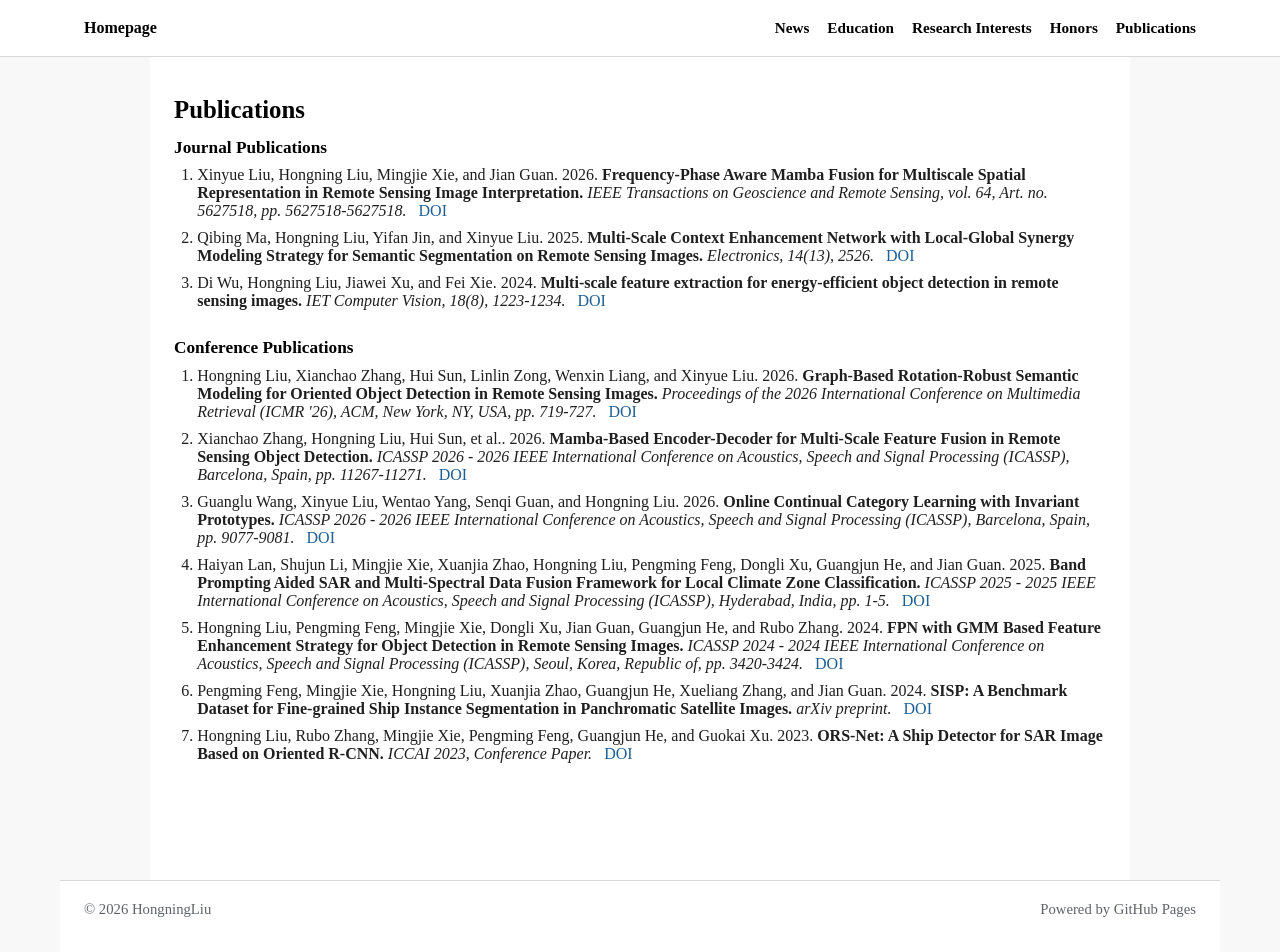
<file: publications.html>
<!doctype html>
<html lang="en">

<head>
    <meta charset="utf-8">
    <meta name="viewport" content="width=device-width, initial-scale=1">
    <meta name="description" content="Publication list for HongningLiu.">
    <title>HongningLiu - Publications</title>
    <link rel="stylesheet" href="assets/styles.css?v=20260818-publications-page">
</head>

<body>
    <header class="masthead" aria-label="Site navigation">
        <nav class="masthead-inner">
            <a class="home-link" href="index.html#about">Homepage</a>
            <div class="nav-links" aria-label="Main navigation">
                <a href="index.html#news">News</a>
                <a href="index.html#education">Education</a>
                <a href="index.html#research-interests">Research Interests</a>
                <a href="index.html#honors">Honors</a>
                <a href="publications.html">Publications</a>
            </div>
        </nav>
    </header>

    <main class="page-shell single-page-shell">
        <article class="content">
            <section class="content-section" id="publications">
                <h2>Publications</h2>
                <div class="publication-groups" id="publication-list"></div>
            </section>
        </article>
    </main>

    <footer class="site-footer">
        <span id="footer-year"></span>
        <span>Powered by GitHub Pages</span>
    </footer>

    <script src="assets/site-data.js?v=20260805-profile-revision"></script>
    <script src="assets/app.js?v=20260818-publications-page"></script>
</body>

</html>
</file>
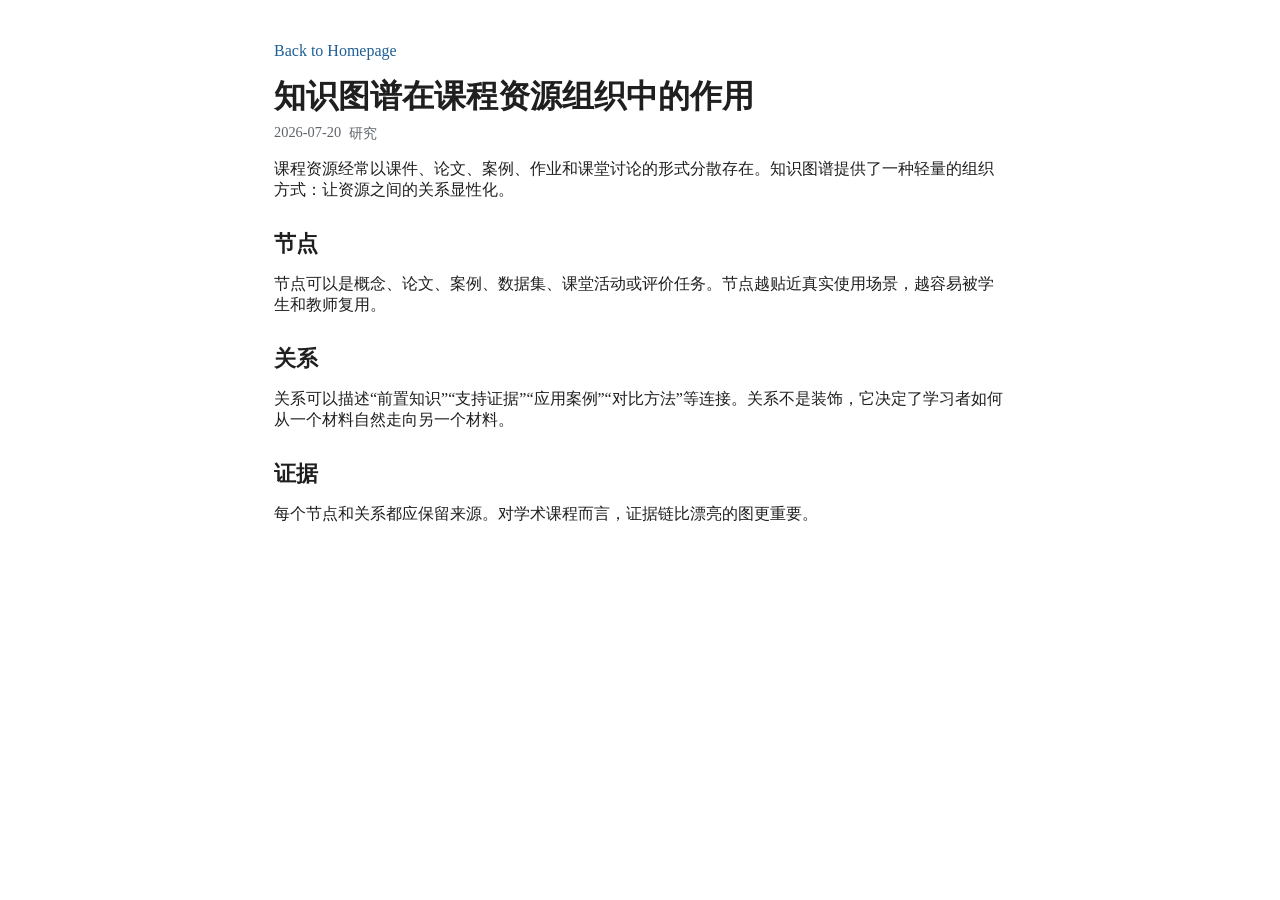
<file: posts/knowledge-graph-course-resources.html>
<!doctype html>
<html lang="zh-CN">
  <head>
    <meta charset="utf-8">
    <meta name="viewport" content="width=device-width, initial-scale=1">
    <meta name="description" content="知识图谱在课程资源组织中的作用。">
    <title>知识图谱在课程资源组织中的作用 - LHN</title>
    <link rel="stylesheet" href="../assets/styles.css">
  </head>
  <body class="post-page">
    <article class="post-article">
      <a class="back-link" href="../index.html#blog">Back to Homepage</a>
      <h1>知识图谱在课程资源组织中的作用</h1>
      <div class="post-meta">
        <time datetime="2026-07-20">2026-07-20</time>
        <span>研究</span>
      </div>

      <p>课程资源经常以课件、论文、案例、作业和课堂讨论的形式分散存在。知识图谱提供了一种轻量的组织方式：让资源之间的关系显性化。</p>

      <h2>节点</h2>
      <p>节点可以是概念、论文、案例、数据集、课堂活动或评价任务。节点越贴近真实使用场景，越容易被学生和教师复用。</p>

      <h2>关系</h2>
      <p>关系可以描述“前置知识”“支持证据”“应用案例”“对比方法”等连接。关系不是装饰，它决定了学习者如何从一个材料自然走向另一个材料。</p>

      <h2>证据</h2>
      <p>每个节点和关系都应保留来源。对学术课程而言，证据链比漂亮的图更重要。</p>
    </article>
  </body>
</html>
</file>
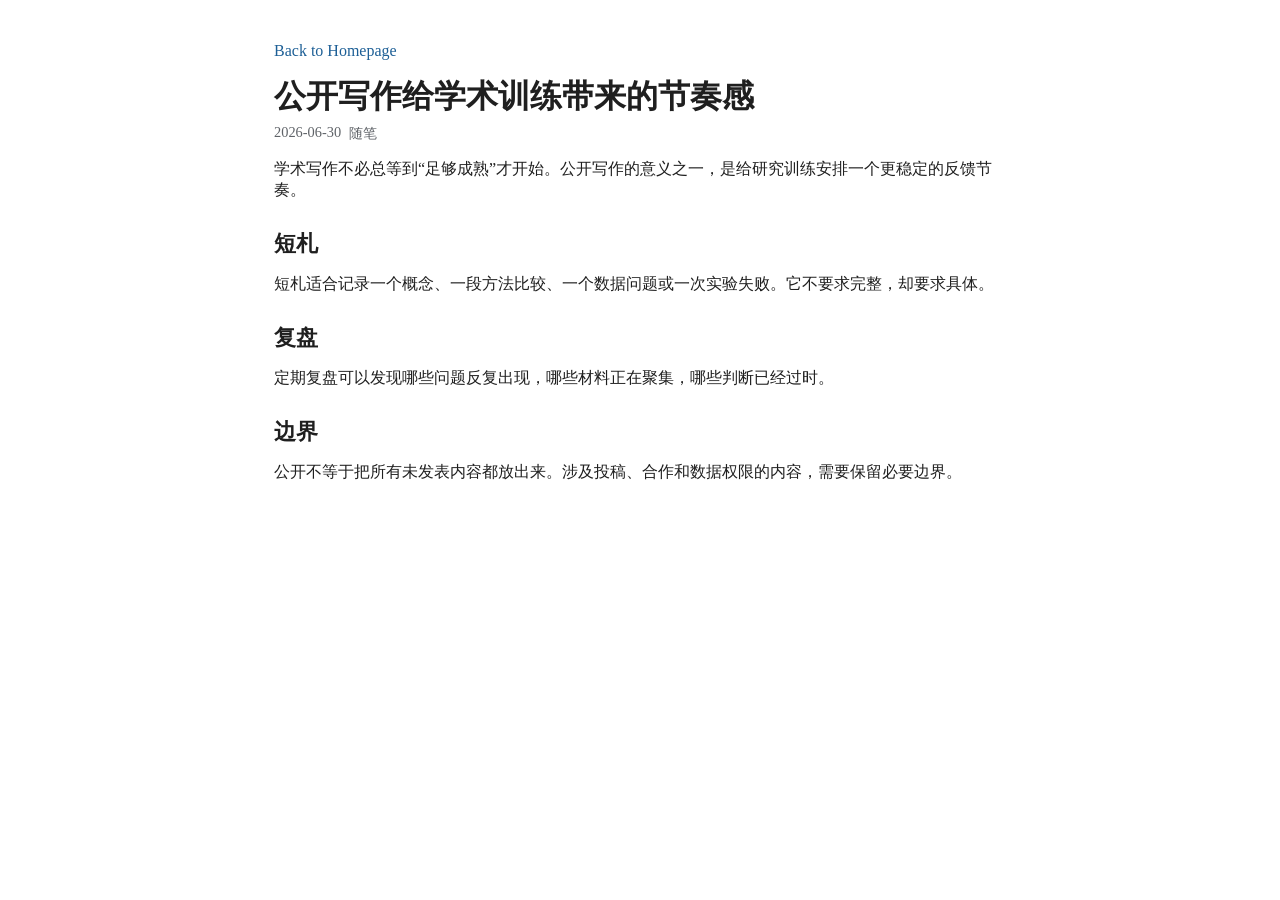
<file: posts/public-writing-rhythm.html>
<!doctype html>
<html lang="zh-CN">
  <head>
    <meta charset="utf-8">
    <meta name="viewport" content="width=device-width, initial-scale=1">
    <meta name="description" content="公开写作给学术训练带来的节奏感。">
    <title>公开写作给学术训练带来的节奏感 - LHN</title>
    <link rel="stylesheet" href="../assets/styles.css">
  </head>
  <body class="post-page">
    <article class="post-article">
      <a class="back-link" href="../index.html#blog">Back to Homepage</a>
      <h1>公开写作给学术训练带来的节奏感</h1>
      <div class="post-meta">
        <time datetime="2026-06-30">2026-06-30</time>
        <span>随笔</span>
      </div>

      <p>学术写作不必总等到“足够成熟”才开始。公开写作的意义之一，是给研究训练安排一个更稳定的反馈节奏。</p>

      <h2>短札</h2>
      <p>短札适合记录一个概念、一段方法比较、一个数据问题或一次实验失败。它不要求完整，却要求具体。</p>

      <h2>复盘</h2>
      <p>定期复盘可以发现哪些问题反复出现，哪些材料正在聚集，哪些判断已经过时。</p>

      <h2>边界</h2>
      <p>公开不等于把所有未发表内容都放出来。涉及投稿、合作和数据权限的内容，需要保留必要边界。</p>
    </article>
  </body>
</html>
</file>
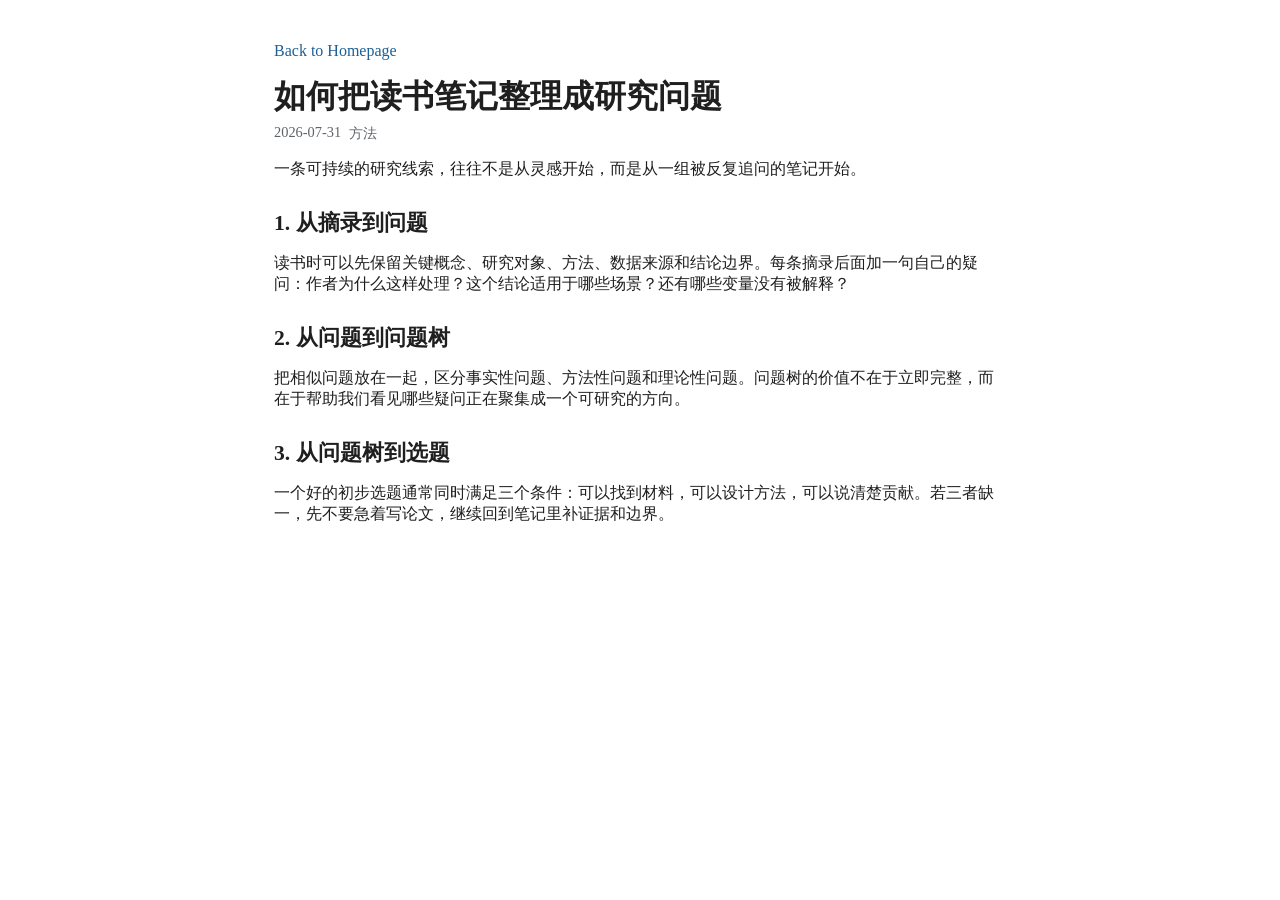
<file: posts/reading-notes-to-research-questions.html>
<!doctype html>
<html lang="zh-CN">
  <head>
    <meta charset="utf-8">
    <meta name="viewport" content="width=device-width, initial-scale=1">
    <meta name="description" content="如何把读书笔记整理成研究问题。">
    <title>如何把读书笔记整理成研究问题 - LHN</title>
    <link rel="stylesheet" href="../assets/styles.css">
  </head>
  <body class="post-page">
    <article class="post-article">
      <a class="back-link" href="../index.html#blog">Back to Homepage</a>
      <h1>如何把读书笔记整理成研究问题</h1>
      <div class="post-meta">
        <time datetime="2026-07-31">2026-07-31</time>
        <span>方法</span>
      </div>

      <p>一条可持续的研究线索，往往不是从灵感开始，而是从一组被反复追问的笔记开始。</p>

      <h2>1. 从摘录到问题</h2>
      <p>读书时可以先保留关键概念、研究对象、方法、数据来源和结论边界。每条摘录后面加一句自己的疑问：作者为什么这样处理？这个结论适用于哪些场景？还有哪些变量没有被解释？</p>

      <h2>2. 从问题到问题树</h2>
      <p>把相似问题放在一起，区分事实性问题、方法性问题和理论性问题。问题树的价值不在于立即完整，而在于帮助我们看见哪些疑问正在聚集成一个可研究的方向。</p>

      <h2>3. 从问题树到选题</h2>
      <p>一个好的初步选题通常同时满足三个条件：可以找到材料，可以设计方法，可以说清楚贡献。若三者缺一，先不要急着写论文，继续回到笔记里补证据和边界。</p>
    </article>
  </body>
</html>
</file>
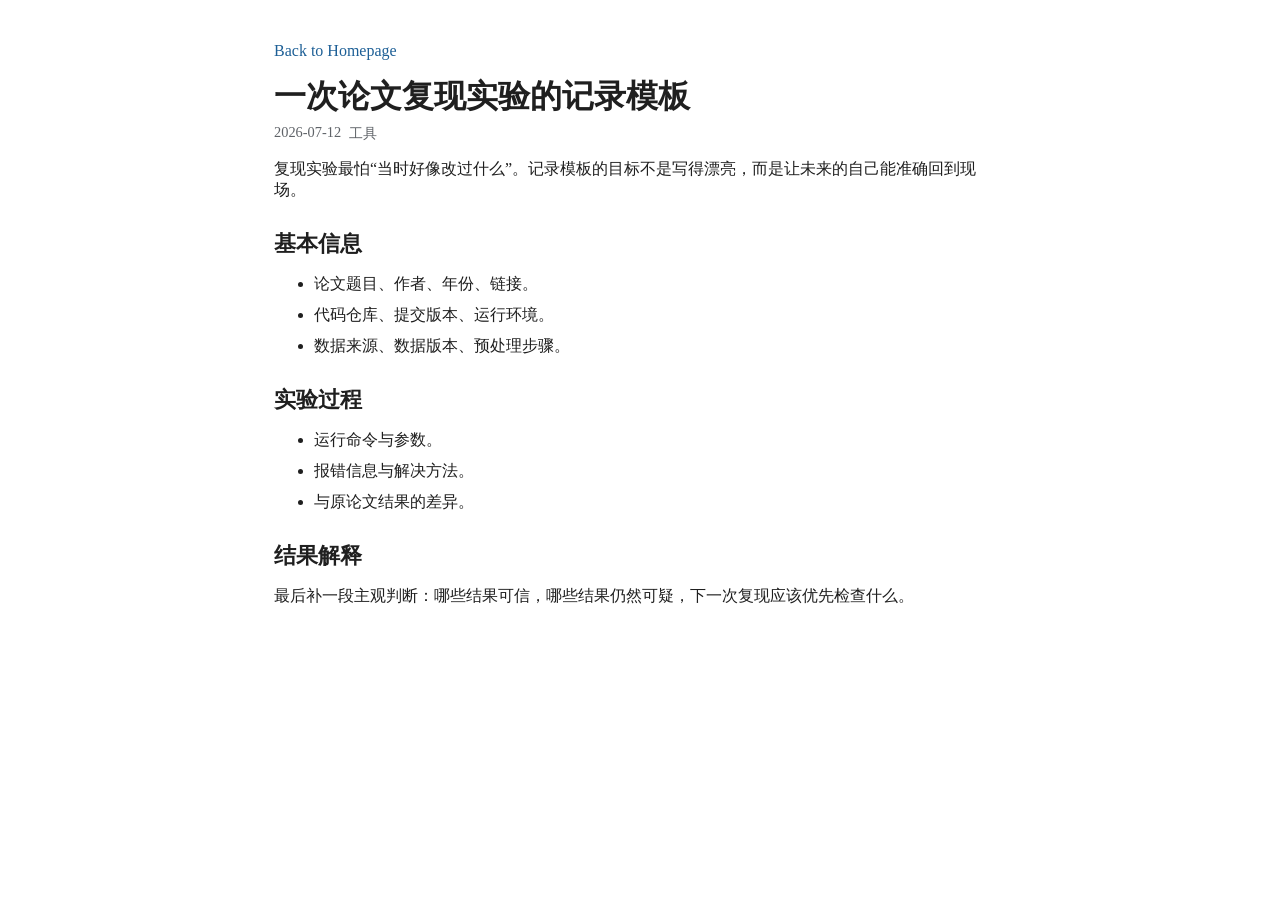
<file: posts/reproduction-log-template.html>
<!doctype html>
<html lang="zh-CN">
  <head>
    <meta charset="utf-8">
    <meta name="viewport" content="width=device-width, initial-scale=1">
    <meta name="description" content="一次论文复现实验的记录模板。">
    <title>一次论文复现实验的记录模板 - LHN</title>
    <link rel="stylesheet" href="../assets/styles.css">
  </head>
  <body class="post-page">
    <article class="post-article">
      <a class="back-link" href="../index.html#blog">Back to Homepage</a>
      <h1>一次论文复现实验的记录模板</h1>
      <div class="post-meta">
        <time datetime="2026-07-12">2026-07-12</time>
        <span>工具</span>
      </div>

      <p>复现实验最怕“当时好像改过什么”。记录模板的目标不是写得漂亮，而是让未来的自己能准确回到现场。</p>

      <h2>基本信息</h2>
      <ul>
        <li>论文题目、作者、年份、链接。</li>
        <li>代码仓库、提交版本、运行环境。</li>
        <li>数据来源、数据版本、预处理步骤。</li>
      </ul>

      <h2>实验过程</h2>
      <ul>
        <li>运行命令与参数。</li>
        <li>报错信息与解决方法。</li>
        <li>与原论文结果的差异。</li>
      </ul>

      <h2>结果解释</h2>
      <p>最后补一段主观判断：哪些结果可信，哪些结果仍然可疑，下一次复现应该优先检查什么。</p>
    </article>
  </body>
</html>
</file>
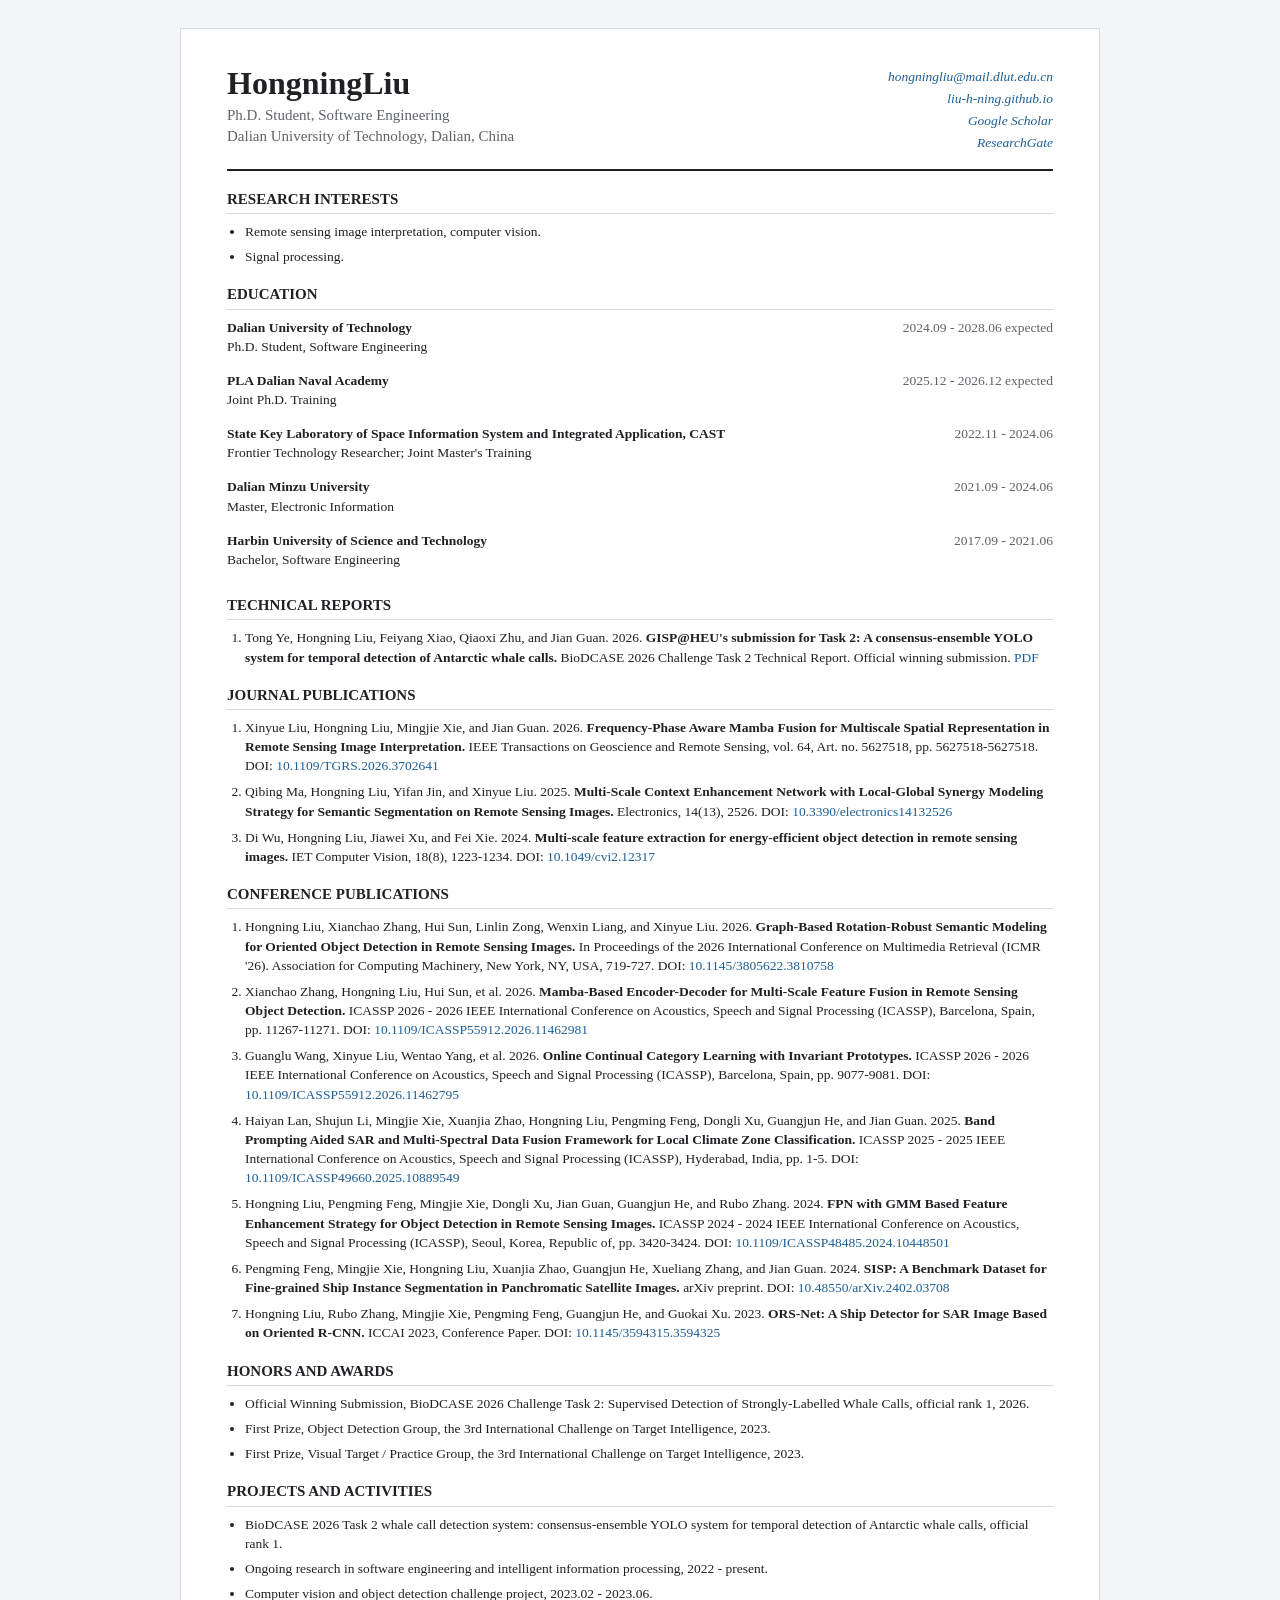
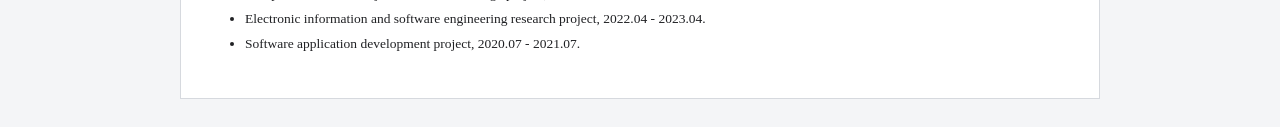
<file: resume/HongningLiu-CV.html>
<!doctype html>
<html lang="en">
  <head>
    <meta charset="utf-8">
    <meta name="viewport" content="width=device-width, initial-scale=1">
    <title>HongningLiu - CV</title>
    <style>
      :root {
        --ink: #202124;
        --muted: #5f6368;
        --line: #d6d9de;
        --accent: #1d5f96;
      }

      * {
        box-sizing: border-box;
      }

      body {
        margin: 0;
        color: var(--ink);
        background: #f4f5f7;
        font-family: Georgia, "Times New Roman", serif;
        font-size: 13.5px;
        line-height: 1.42;
      }

      a {
        color: var(--accent);
        text-decoration: none;
      }

      .page {
        width: min(920px, calc(100% - 32px));
        margin: 28px auto;
        padding: 38px 46px;
        background: #ffffff;
        border: 1px solid var(--line);
      }

      header {
        display: flex;
        justify-content: space-between;
        gap: 24px;
        padding-bottom: 16px;
        border-bottom: 2px solid var(--ink);
      }

      h1 {
        margin: 0 0 4px;
        font-size: 32px;
        line-height: 1.05;
        letter-spacing: 0;
      }

      .subtitle {
        margin: 0;
        color: var(--muted);
        font-size: 15px;
      }

      .contact {
        display: grid;
        gap: 3px;
        min-width: 260px;
        text-align: right;
      }

      section {
        margin-top: 18px;
      }

      h2 {
        margin: 0 0 8px;
        padding-bottom: 3px;
        border-bottom: 1px solid var(--line);
        font-size: 15px;
        letter-spacing: 0;
        text-transform: uppercase;
      }

      p {
        margin: 0 0 8px;
      }

      ul,
      ol {
        margin: 0;
        padding-left: 18px;
      }

      li {
        margin: 0 0 6px;
      }

      .entry {
        display: grid;
        grid-template-columns: minmax(0, 1fr) auto;
        gap: 12px;
        margin-bottom: 7px;
      }

      .entry strong {
        display: block;
      }

      .entry span {
        color: var(--muted);
        white-space: nowrap;
      }

      .publications li {
        margin-bottom: 7px;
      }

      @media (max-width: 720px) {
        .page {
          width: 100%;
          margin: 0;
          padding: 24px 20px;
          border: 0;
        }

        header,
        .entry {
          display: block;
        }

        .contact {
          margin-top: 12px;
          text-align: left;
        }

        .entry span {
          white-space: normal;
        }
      }

      @media print {
        @page {
          size: A4;
          margin: 14mm;
        }

        body {
          background: #ffffff;
          font-size: 11px;
        }

        .page {
          width: auto;
          margin: 0;
          padding: 0;
          border: 0;
        }

        a {
          color: var(--ink);
        }
      }
    </style>
  </head>
  <body>
    <main class="page">
      <header>
        <div>
          <h1>HongningLiu</h1>
          <p class="subtitle">Ph.D. Student, Software Engineering<br>Dalian University of Technology, Dalian, China</p>
        </div>
        <address class="contact">
          <a href="mailto:hongningliu@mail.dlut.edu.cn">hongningliu@mail.dlut.edu.cn</a>
          <a href="https://liu-h-ning.github.io/">liu-h-ning.github.io</a>
          <a href="https://scholar.google.com/citations?user=1GXPr6kAAAAJ&amp;hl=zh-CN">Google Scholar</a>
          <a href="https://www.researchgate.net/profile/Hongning-Liu">ResearchGate</a>
        </address>
      </header>

      <section>
        <h2>Research Interests</h2>
        <ul>
          <li>Remote sensing image interpretation, computer vision.</li>
          <li>Signal processing.</li>
        </ul>
      </section>

      <section>
        <h2>Education</h2>
        <div class="entry">
          <p><strong>Dalian University of Technology</strong>Ph.D. Student, Software Engineering</p>
          <span>2024.09 - 2028.06 expected</span>
        </div>
        <div class="entry">
          <p><strong>PLA Dalian Naval Academy</strong>Joint Ph.D. Training</p>
          <span>2025.12 - 2026.12 expected</span>
        </div>
        <div class="entry">
          <p><strong>State Key Laboratory of Space Information System and Integrated Application, CAST</strong>Frontier Technology Researcher; Joint Master's Training</p>
          <span>2022.11 - 2024.06</span>
        </div>
        <div class="entry">
          <p><strong>Dalian Minzu University</strong>Master, Electronic Information</p>
          <span>2021.09 - 2024.06</span>
        </div>
        <div class="entry">
          <p><strong>Harbin University of Science and Technology</strong>Bachelor, Software Engineering</p>
          <span>2017.09 - 2021.06</span>
        </div>
      </section>

      <section>
        <h2>Technical Reports</h2>
        <ol class="publications">
          <li>Tong Ye, Hongning Liu, Feiyang Xiao, Qiaoxi Zhu, and Jian Guan. 2026. <strong>GISP@HEU's submission for Task 2: A consensus-ensemble YOLO system for temporal detection of Antarctic whale calls.</strong> BioDCASE 2026 Challenge Task 2 Technical Report. Official winning submission. <a href="https://biodcase.github.io/documents/challenge2026/technical_reports/Guan_GISP_task2.technical_report.pdf">PDF</a></li>
        </ol>
      </section>

      <section>
        <h2>Journal Publications</h2>
        <ol class="publications">
          <li>Xinyue Liu, Hongning Liu, Mingjie Xie, and Jian Guan. 2026. <strong>Frequency-Phase Aware Mamba Fusion for Multiscale Spatial Representation in Remote Sensing Image Interpretation.</strong> IEEE Transactions on Geoscience and Remote Sensing, vol. 64, Art. no. 5627518, pp. 5627518-5627518. DOI: <a href="https://doi.org/10.1109/TGRS.2026.3702641">10.1109/TGRS.2026.3702641</a></li>
          <li>Qibing Ma, Hongning Liu, Yifan Jin, and Xinyue Liu. 2025. <strong>Multi-Scale Context Enhancement Network with Local-Global Synergy Modeling Strategy for Semantic Segmentation on Remote Sensing Images.</strong> Electronics, 14(13), 2526. DOI: <a href="https://doi.org/10.3390/electronics14132526">10.3390/electronics14132526</a></li>
          <li>Di Wu, Hongning Liu, Jiawei Xu, and Fei Xie. 2024. <strong>Multi-scale feature extraction for energy-efficient object detection in remote sensing images.</strong> IET Computer Vision, 18(8), 1223-1234. DOI: <a href="https://doi.org/10.1049/cvi2.12317">10.1049/cvi2.12317</a></li>
        </ol>
      </section>

      <section>
        <h2>Conference Publications</h2>
        <ol class="publications">
          <li>Hongning Liu, Xianchao Zhang, Hui Sun, Linlin Zong, Wenxin Liang, and Xinyue Liu. 2026. <strong>Graph-Based Rotation-Robust Semantic Modeling for Oriented Object Detection in Remote Sensing Images.</strong> In Proceedings of the 2026 International Conference on Multimedia Retrieval (ICMR '26). Association for Computing Machinery, New York, NY, USA, 719-727. DOI: <a href="https://doi.org/10.1145/3805622.3810758">10.1145/3805622.3810758</a></li>
          <li>Xianchao Zhang, Hongning Liu, Hui Sun, et al. 2026. <strong>Mamba-Based Encoder-Decoder for Multi-Scale Feature Fusion in Remote Sensing Object Detection.</strong> ICASSP 2026 - 2026 IEEE International Conference on Acoustics, Speech and Signal Processing (ICASSP), Barcelona, Spain, pp. 11267-11271. DOI: <a href="https://doi.org/10.1109/ICASSP55912.2026.11462981">10.1109/ICASSP55912.2026.11462981</a></li>
          <li>Guanglu Wang, Xinyue Liu, Wentao Yang, et al. 2026. <strong>Online Continual Category Learning with Invariant Prototypes.</strong> ICASSP 2026 - 2026 IEEE International Conference on Acoustics, Speech and Signal Processing (ICASSP), Barcelona, Spain, pp. 9077-9081. DOI: <a href="https://doi.org/10.1109/ICASSP55912.2026.11462795">10.1109/ICASSP55912.2026.11462795</a></li>
          <li>Haiyan Lan, Shujun Li, Mingjie Xie, Xuanjia Zhao, Hongning Liu, Pengming Feng, Dongli Xu, Guangjun He, and Jian Guan. 2025. <strong>Band Prompting Aided SAR and Multi-Spectral Data Fusion Framework for Local Climate Zone Classification.</strong> ICASSP 2025 - 2025 IEEE International Conference on Acoustics, Speech and Signal Processing (ICASSP), Hyderabad, India, pp. 1-5. DOI: <a href="https://doi.org/10.1109/ICASSP49660.2025.10889549">10.1109/ICASSP49660.2025.10889549</a></li>
          <li>Hongning Liu, Pengming Feng, Mingjie Xie, Dongli Xu, Jian Guan, Guangjun He, and Rubo Zhang. 2024. <strong>FPN with GMM Based Feature Enhancement Strategy for Object Detection in Remote Sensing Images.</strong> ICASSP 2024 - 2024 IEEE International Conference on Acoustics, Speech and Signal Processing (ICASSP), Seoul, Korea, Republic of, pp. 3420-3424. DOI: <a href="https://doi.org/10.1109/ICASSP48485.2024.10448501">10.1109/ICASSP48485.2024.10448501</a></li>
          <li>Pengming Feng, Mingjie Xie, Hongning Liu, Xuanjia Zhao, Guangjun He, Xueliang Zhang, and Jian Guan. 2024. <strong>SISP: A Benchmark Dataset for Fine-grained Ship Instance Segmentation in Panchromatic Satellite Images.</strong> arXiv preprint. DOI: <a href="https://doi.org/10.48550/arXiv.2402.03708">10.48550/arXiv.2402.03708</a></li>
          <li>Hongning Liu, Rubo Zhang, Mingjie Xie, Pengming Feng, Guangjun He, and Guokai Xu. 2023. <strong>ORS-Net: A Ship Detector for SAR Image Based on Oriented R-CNN.</strong> ICCAI 2023, Conference Paper. DOI: <a href="https://doi.org/10.1145/3594315.3594325">10.1145/3594315.3594325</a></li>
        </ol>
      </section>

      <section>
        <h2>Honors and Awards</h2>
        <ul>
          <li>Official Winning Submission, BioDCASE 2026 Challenge Task 2: Supervised Detection of Strongly-Labelled Whale Calls, official rank 1, 2026.</li>
          <li>First Prize, Object Detection Group, the 3rd International Challenge on Target Intelligence, 2023.</li>
          <li>First Prize, Visual Target / Practice Group, the 3rd International Challenge on Target Intelligence, 2023.</li>
        </ul>
      </section>

      <section>
        <h2>Projects and Activities</h2>
        <ul>
          <li>BioDCASE 2026 Task 2 whale call detection system: consensus-ensemble YOLO system for temporal detection of Antarctic whale calls, official rank 1.</li>
          <li>Ongoing research in software engineering and intelligent information processing, 2022 - present.</li>
          <li>Computer vision and object detection challenge project, 2023.02 - 2023.06.</li>
          <li>Electronic information and software engineering research project, 2022.04 - 2023.04.</li>
          <li>Software application development project, 2020.07 - 2021.07.</li>
        </ul>
      </section>
    </main>
  </body>
</html>
</file>
<file: assets/styles.css>
:root {
  --ink: #1f1f1f;
  --muted: #5f6368;
  --line: #d8d8d8;
  --soft-line: #eeeeee;
  --paper: #ffffff;
  --page: #f8f8f8;
  --link: #1d5f96;
  --link-hover: #8b1e1e;
  --sidebar: #f4f4f4;
}

* {
  box-sizing: border-box;
}

html {
  scroll-behavior: smooth;
}

body {
  margin: 0;
  color: var(--ink);
  background: var(--page);
  font-family: "Times New Roman", Times, "Songti SC", "SimSun", serif;
  font-size: 18px;
  line-height: 1.58;
  letter-spacing: 0;
}

body,
button,
input {
  font: inherit;
}

a {
  color: var(--link);
  text-decoration: none;
}

a:hover,
a:focus-visible {
  color: var(--link-hover);
  text-decoration: underline;
}

img {
  display: block;
  max-width: 100%;
}

.sr-only {
  position: absolute;
  width: 1px;
  height: 1px;
  padding: 0;
  margin: -1px;
  overflow: hidden;
  clip: rect(0, 0, 0, 0);
  white-space: nowrap;
  border: 0;
}

.masthead {
  position: sticky;
  top: 0;
  z-index: 10;
  background: rgba(255, 255, 255, 0.96);
  border-bottom: 1px solid var(--line);
}

.masthead-inner {
  display: flex;
  max-width: 1160px;
  min-height: 56px;
  align-items: center;
  justify-content: space-between;
  gap: 18px;
  margin: 0 auto;
  padding: 0 24px;
}

.home-link {
  color: #000000;
  font-weight: 700;
  white-space: nowrap;
}

.nav-links {
  display: flex;
  flex-wrap: wrap;
  justify-content: flex-end;
  gap: 4px 18px;
}

.nav-links a {
  color: #000000;
  font-size: 0.95rem;
  font-weight: 700;
  white-space: nowrap;
}

.page-shell {
  display: grid;
  grid-template-columns: 260px minmax(0, 1fr);
  gap: 44px;
  max-width: 1160px;
  margin: 0 auto;
  padding: 38px 24px 56px;
  background: var(--paper);
}

.single-page-shell {
  grid-template-columns: minmax(0, 1fr);
  max-width: 980px;
}

.single-page-shell .content {
  max-width: none;
}

.profile-sidebar {
  align-self: start;
  position: sticky;
  top: 82px;
}

.profile-card {
  padding: 0 0 22px;
  border-bottom: 1px solid var(--line);
}

.avatar-placeholder,
.avatar-image {
  display: grid;
  width: 190px;
  height: 190px;
  margin: 0 auto 18px;
  border: 1px solid #cccccc;
  border-radius: 2px;
}

.avatar-placeholder {
  place-items: center;
  color: #ffffff;
  background:
    linear-gradient(135deg, rgba(29, 95, 150, 0.92), rgba(31, 31, 31, 0.92)),
    var(--sidebar);
  font-size: 2.5rem;
  font-weight: 700;
}

.avatar-image {
  object-fit: cover;
}

.profile-card h1 {
  margin: 0;
  font-size: 1.35rem;
  line-height: 1.2;
  text-align: center;
}

.profile-card p {
  margin: 6px 0 0;
  color: var(--muted);
  font-size: 0.98rem;
  text-align: center;
}

.profile-metrics {
  display: grid;
  grid-template-columns: repeat(3, minmax(0, 1fr));
  gap: 8px;
  margin: 18px 0 0;
  padding: 12px 0;
  border-top: 1px solid var(--soft-line);
  border-bottom: 1px solid var(--soft-line);
}

.profile-metrics div {
  min-width: 0;
  text-align: center;
}

.profile-metrics dt {
  color: var(--muted);
  font-size: 0.72rem;
  line-height: 1.2;
}

.profile-metrics dd {
  margin: 3px 0 0;
  color: var(--ink);
  font-size: 1.05rem;
  font-weight: 700;
  line-height: 1.15;
}

.profile-links {
  display: grid;
  gap: 7px;
  padding: 18px 0 0;
  margin: 0;
  list-style: none;
}

.profile-links a {
  display: inline-flex;
  min-height: 30px;
  align-items: center;
}

.content {
  max-width: 820px;
  min-width: 0;
}

.content-section {
  padding: 0 0 24px;
  margin: 0 0 28px;
  border-bottom: 1px solid var(--soft-line);
  scroll-margin-top: 76px;
}

.content-section:last-child {
  border-bottom: 0;
}

.anchor-label {
  margin: 0 0 6px;
  font-size: 1.08rem;
  font-weight: 700;
}

.content-section h2 {
  margin: 0 0 12px;
  color: #000000;
  font-size: 1.55rem;
  line-height: 1.2;
}

.content-section p {
  margin: 0 0 12px;
}

.plain-list,
.timeline-list,
.publication-list {
  margin: 0;
  padding-left: 1.2rem;
}

.plain-list li,
.publication-list li {
  margin: 0 0 9px;
}

.plain-list time {
  color: #000000;
  font-weight: 700;
}

.timeline-list {
  padding-left: 0;
  list-style: none;
}

.timeline-list li {
  display: grid;
  grid-template-columns: 150px minmax(260px, 1.35fr) minmax(140px, 0.65fr);
  gap: 18px;
  align-items: baseline;
  padding: 4px 0;
}

.education-period {
  color: var(--muted);
  white-space: nowrap;
}

.education-school {
  color: #000000;
}

.education-field {
  color: var(--muted);
  text-align: left;
}

.publication-list {
  padding-left: 1.45rem;
}

.publication-groups {
  display: grid;
  gap: 18px;
}

.publication-group h3 {
  margin: 0 0 8px;
  color: #000000;
  font-size: 1.08rem;
  line-height: 1.25;
}

.publication-list strong {
  font-weight: 700;
}

.paper-links {
  white-space: nowrap;
}

.paper-links a {
  margin-left: 8px;
}

.section-heading {
  display: flex;
  align-items: center;
  justify-content: space-between;
  gap: 16px;
  margin-bottom: 12px;
}

.section-heading h2 {
  margin-bottom: 0;
}

.search-box {
  width: min(230px, 100%);
}

.search-box input {
  width: 100%;
  min-height: 34px;
  padding: 5px 8px;
  color: var(--ink);
  background: #ffffff;
  border: 1px solid var(--line);
  border-radius: 2px;
  outline: none;
}

.search-box input:focus {
  border-color: var(--link);
}

.filter-row {
  display: flex;
  flex-wrap: wrap;
  gap: 8px;
  margin: 0 0 14px;
}

.filter-button {
  min-height: 30px;
  padding: 3px 9px;
  color: #000000;
  background: #ffffff;
  border: 1px solid var(--line);
  border-radius: 2px;
  cursor: pointer;
}

.filter-button.is-active {
  color: #ffffff;
  background: #000000;
  border-color: #000000;
}

.post-list {
  display: grid;
  gap: 16px;
}

.post-item {
  padding: 0 0 16px;
  border-bottom: 1px dashed var(--line);
}

.post-item:last-child {
  border-bottom: 0;
}

.post-meta {
  display: flex;
  flex-wrap: wrap;
  gap: 8px;
  color: var(--muted);
  font-size: 0.9rem;
}

.post-item h3 {
  margin: 4px 0 5px;
  font-size: 1.16rem;
  line-height: 1.25;
}

.post-item p {
  margin: 0 0 8px;
  color: var(--muted);
}

.tag-row {
  display: flex;
  flex-wrap: wrap;
  gap: 6px;
}

.tag {
  display: inline-flex;
  max-width: 100%;
  min-height: 24px;
  align-items: center;
  padding: 1px 7px;
  color: #333333;
  background: #f2f2f2;
  border: 1px solid #dddddd;
  border-radius: 2px;
  font-size: 0.82rem;
}

.empty-state {
  margin: 0;
  padding: 12px;
  color: var(--muted);
  border: 1px dashed var(--line);
}

.site-footer {
  display: flex;
  flex-wrap: wrap;
  justify-content: space-between;
  gap: 12px;
  max-width: 1160px;
  margin: 0 auto;
  padding: 20px 24px 34px;
  color: var(--muted);
  background: var(--paper);
  border-top: 1px solid var(--line);
  font-size: 0.92rem;
}

.post-page {
  background: var(--paper);
}

.post-article {
  max-width: 780px;
  margin: 0 auto;
  padding: 42px 24px 64px;
}

.post-article h1 {
  margin: 0 0 8px;
  font-size: 2rem;
  line-height: 1.18;
}

.post-article h2 {
  margin: 28px 0 8px;
  font-size: 1.35rem;
}

.post-article p,
.post-article li {
  margin-bottom: 10px;
}

.back-link {
  display: inline-flex;
  margin-bottom: 18px;
}

@media (max-width: 900px) {
  body {
    font-size: 17px;
  }

  .masthead-inner {
    display: grid;
    justify-items: start;
    min-height: auto;
    padding: 12px 18px;
  }

  .nav-links {
    justify-content: flex-start;
  }

  .page-shell {
    grid-template-columns: 1fr;
    gap: 28px;
    padding: 28px 18px 44px;
  }

  .profile-sidebar {
    position: static;
  }

  .profile-card {
    display: grid;
    grid-template-columns: 124px 1fr;
    gap: 0 18px;
    align-items: start;
  }

  .avatar-placeholder,
  .avatar-image {
    grid-row: span 5;
    width: 124px;
    height: 124px;
    margin: 0;
    font-size: 1.8rem;
  }

  .profile-card h1,
  .profile-card p {
    text-align: left;
  }

  .profile-links {
    grid-column: 1 / -1;
    grid-template-columns: repeat(3, minmax(0, 1fr));
  }

  .content {
    max-width: none;
  }
}

@media (max-width: 620px) {
  body {
    font-size: 16px;
  }

  .nav-links {
    gap: 5px 12px;
  }

  .page-shell {
    padding-inline: 16px;
  }

  .profile-card {
    grid-template-columns: 1fr;
  }

  .avatar-placeholder,
  .avatar-image {
    width: 150px;
    height: 150px;
    margin: 0 auto 14px;
  }

  .profile-card h1,
  .profile-card p {
    text-align: center;
  }

  .profile-links {
    grid-template-columns: 1fr 1fr;
  }

  .timeline-list li,
  .section-heading {
    display: grid;
  }

  .timeline-list li {
    grid-template-columns: 1fr;
    gap: 2px;
  }

  .education-period,
  .education-school,
  .education-field {
    min-width: 0;
  }

  .education-field {
    text-align: left;
  }

  .search-box {
    width: 100%;
  }
}
</file>
